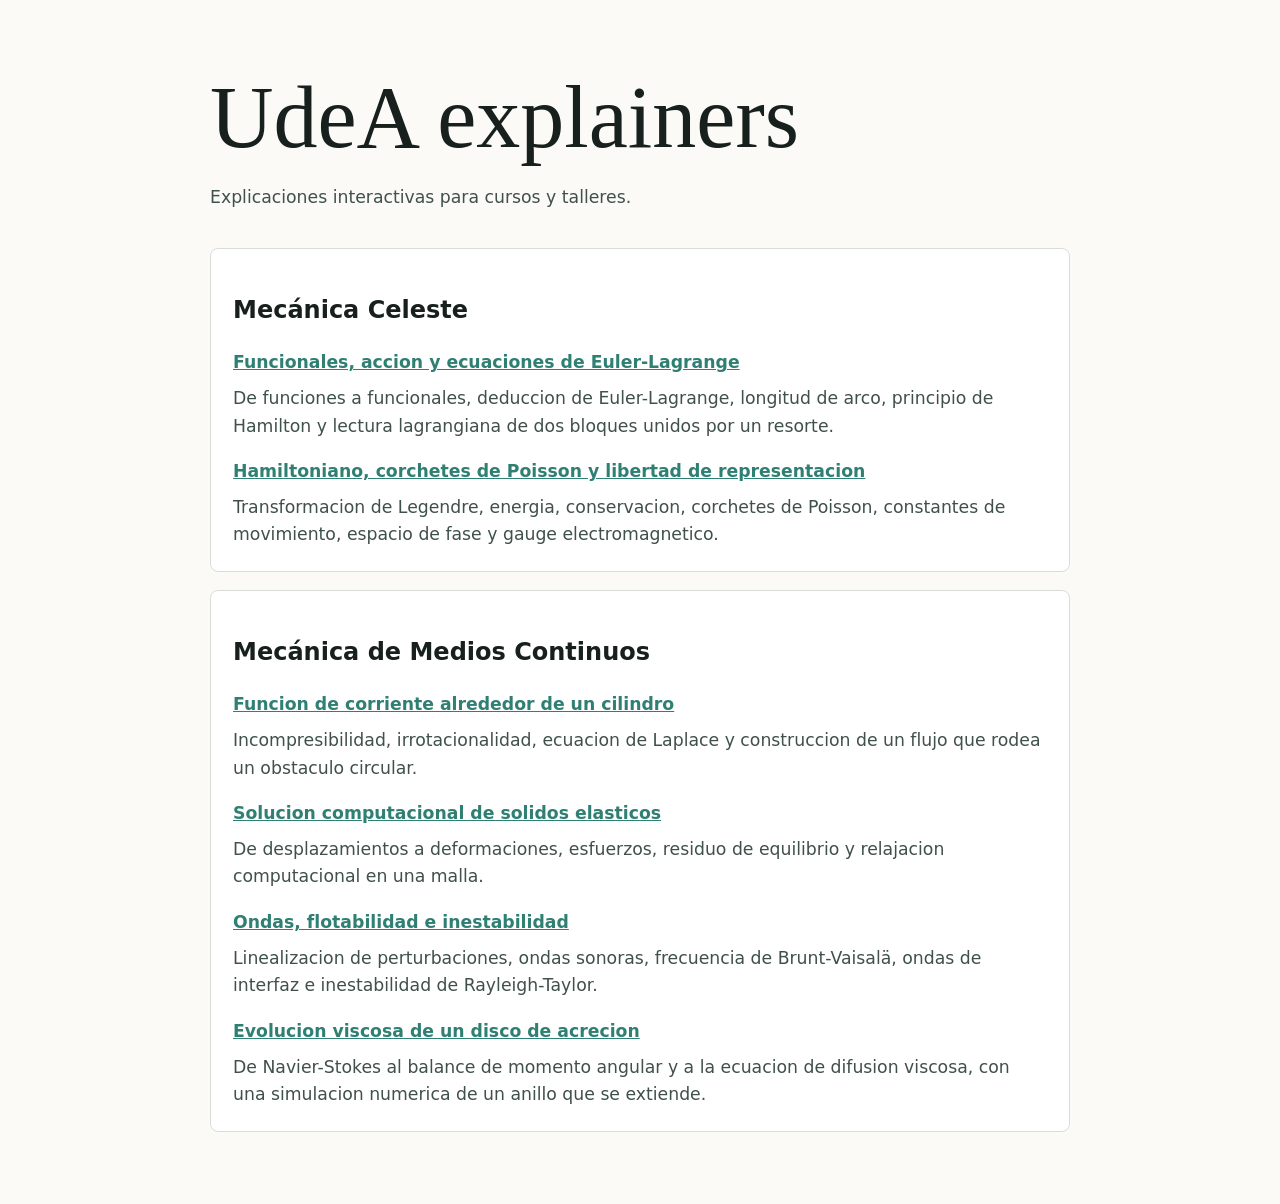
<file: index.html>
<!doctype html>
<html lang="es">
<head>
  <meta charset="utf-8">
  <meta name="viewport" content="width=device-width, initial-scale=1">
  <title>UdeA explainers</title>
  <style>
    body { margin: 0; font-family: system-ui, -apple-system, BlinkMacSystemFont, "Segoe UI", sans-serif; background: #fbfaf6; color: #18201d; line-height: 1.6; }
    main { max-width: 860px; margin: 0 auto; padding: 72px 24px; }
    h1 { font-family: Georgia, "Times New Roman", serif; font-size: clamp(2.8rem, 7vw, 5.5rem); line-height: 1.05; font-weight: 500; margin: 0 0 20px; }
    p { font-size: 1.08rem; color: #40504a; }
    a { color: #2f7f73; font-weight: 700; }
    .item { margin-top: 36px; padding: 22px; background: #fff; border: 1px solid #d8ded7; border-radius: 8px; }
    .item + .item { margin-top: 18px; }
    .link-block { margin: 18px 0 0; }
    .link-block p { margin: 8px 0 0; }
  </style>
</head>
<body>
  <main>
    <h1>UdeA explainers</h1>
    <p>Explicaciones interactivas para cursos y talleres.</p>
    <section class="item">
      <h2>Mecánica Celeste</h2>
      <div class="link-block">
        <p><a href="meccel/funcionales-euler-lagrange/">Funcionales, accion y ecuaciones de Euler-Lagrange</a></p>
        <p>De funciones a funcionales, deduccion de Euler-Lagrange, longitud de arco, principio de Hamilton y lectura lagrangiana de dos bloques unidos por un resorte.</p>
      </div>
      <div class="link-block">
        <p><a href="meccel/hamiltoniano-poisson-gauge/">Hamiltoniano, corchetes de Poisson y libertad de representacion</a></p>
        <p>Transformacion de Legendre, energia, conservacion, corchetes de Poisson, constantes de movimiento, espacio de fase y gauge electromagnetico.</p>
      </div>
    </section>
    <section class="item">
      <h2>Mecánica de Medios Continuos</h2>
      <div class="link-block">
        <p><a href="mcon/funcion-corriente-cilindro/">Funcion de corriente alrededor de un cilindro</a></p>
        <p>Incompresibilidad, irrotacionalidad, ecuacion de Laplace y construccion de un flujo que rodea un obstaculo circular.</p>
      </div>
      <div class="link-block">
        <p><a href="mcon/solidos-elasticos-computacional/">Solucion computacional de solidos elasticos</a></p>
        <p>De desplazamientos a deformaciones, esfuerzos, residuo de equilibrio y relajacion computacional en una malla.</p>
      </div>
      <div class="link-block">
        <p><a href="mcon/ondas-estabilidad-fluidos/">Ondas, flotabilidad e inestabilidad</a></p>
        <p>Linealizacion de perturbaciones, ondas sonoras, frecuencia de Brunt-Vaisalä, ondas de interfaz e inestabilidad de Rayleigh-Taylor.</p>
      </div>
      <div class="link-block">
        <p><a href="medios-continuos/disco-acrecion-viscoso/">Evolucion viscosa de un disco de acrecion</a></p>
        <p>De Navier-Stokes al balance de momento angular y a la ecuacion de difusion viscosa, con una simulacion numerica de un anillo que se extiende.</p>
      </div>
    </section>
  </main>
</body>
</html>
</file>
